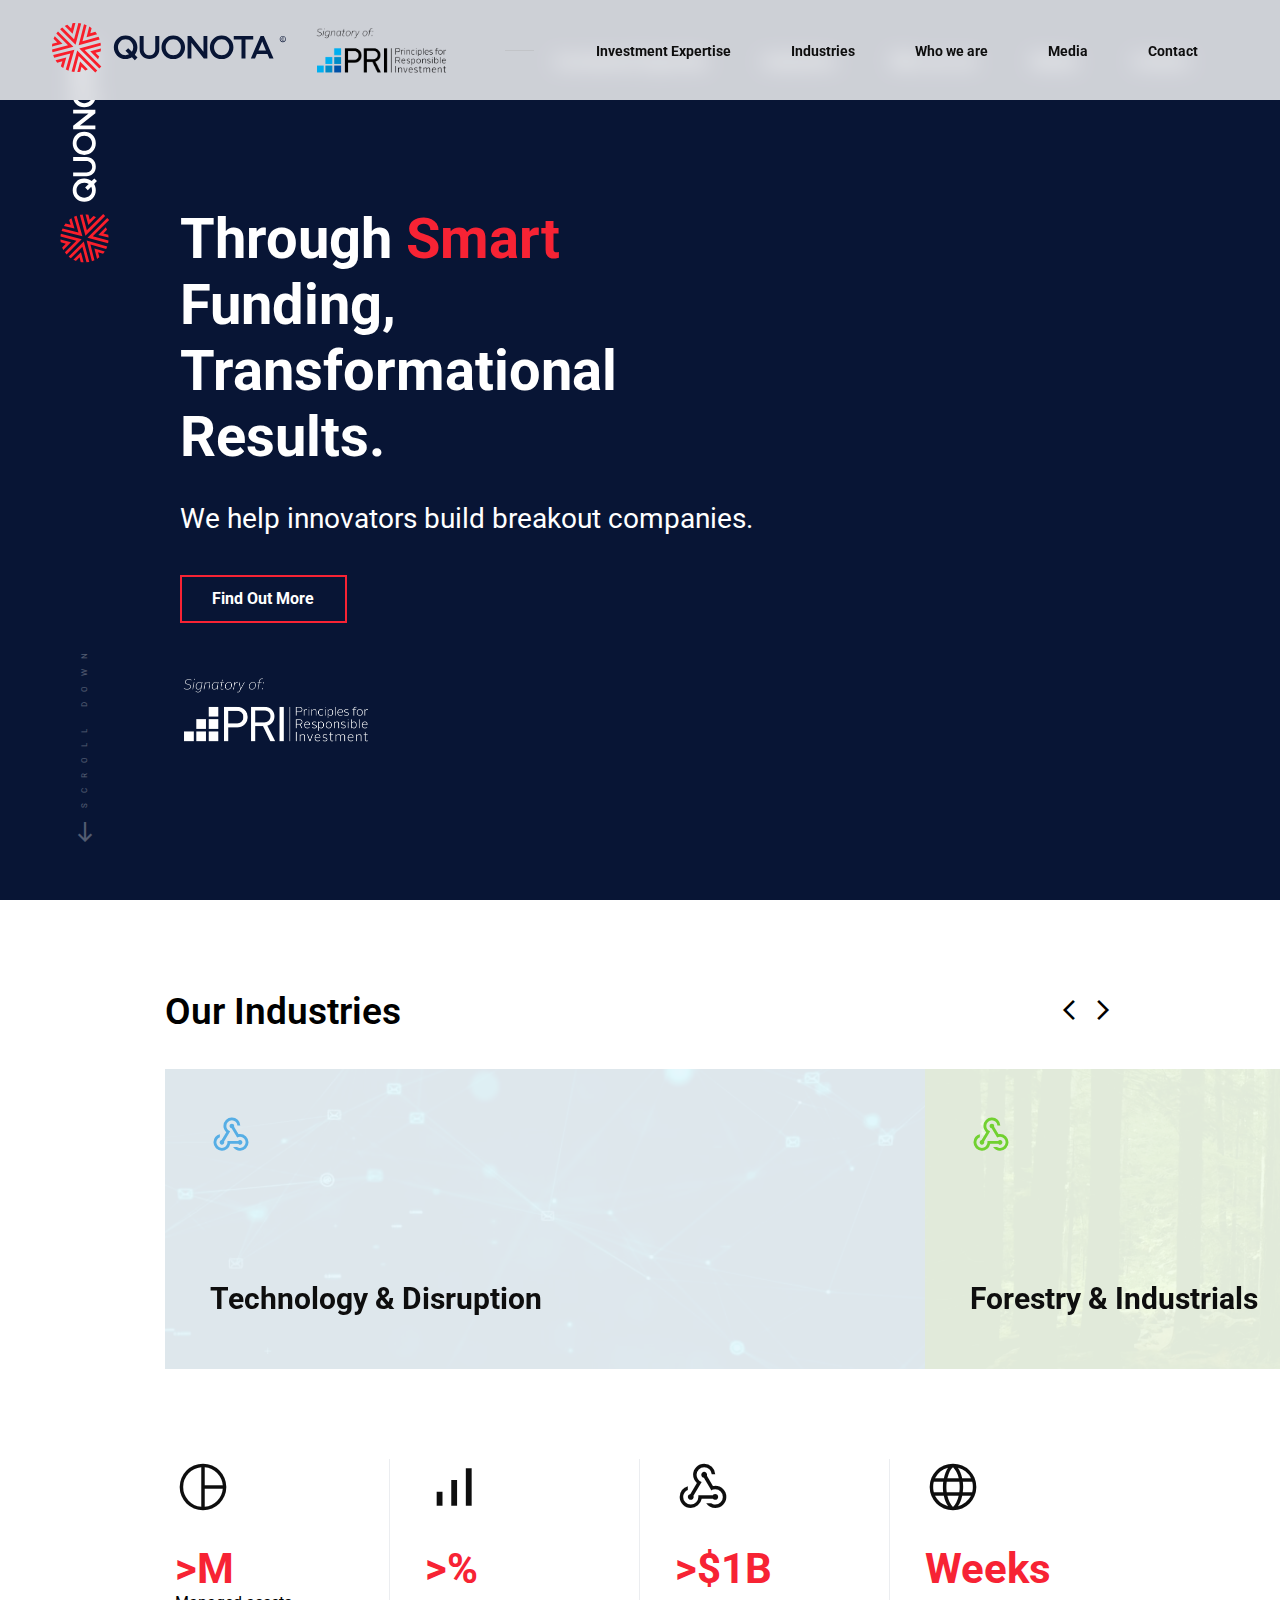
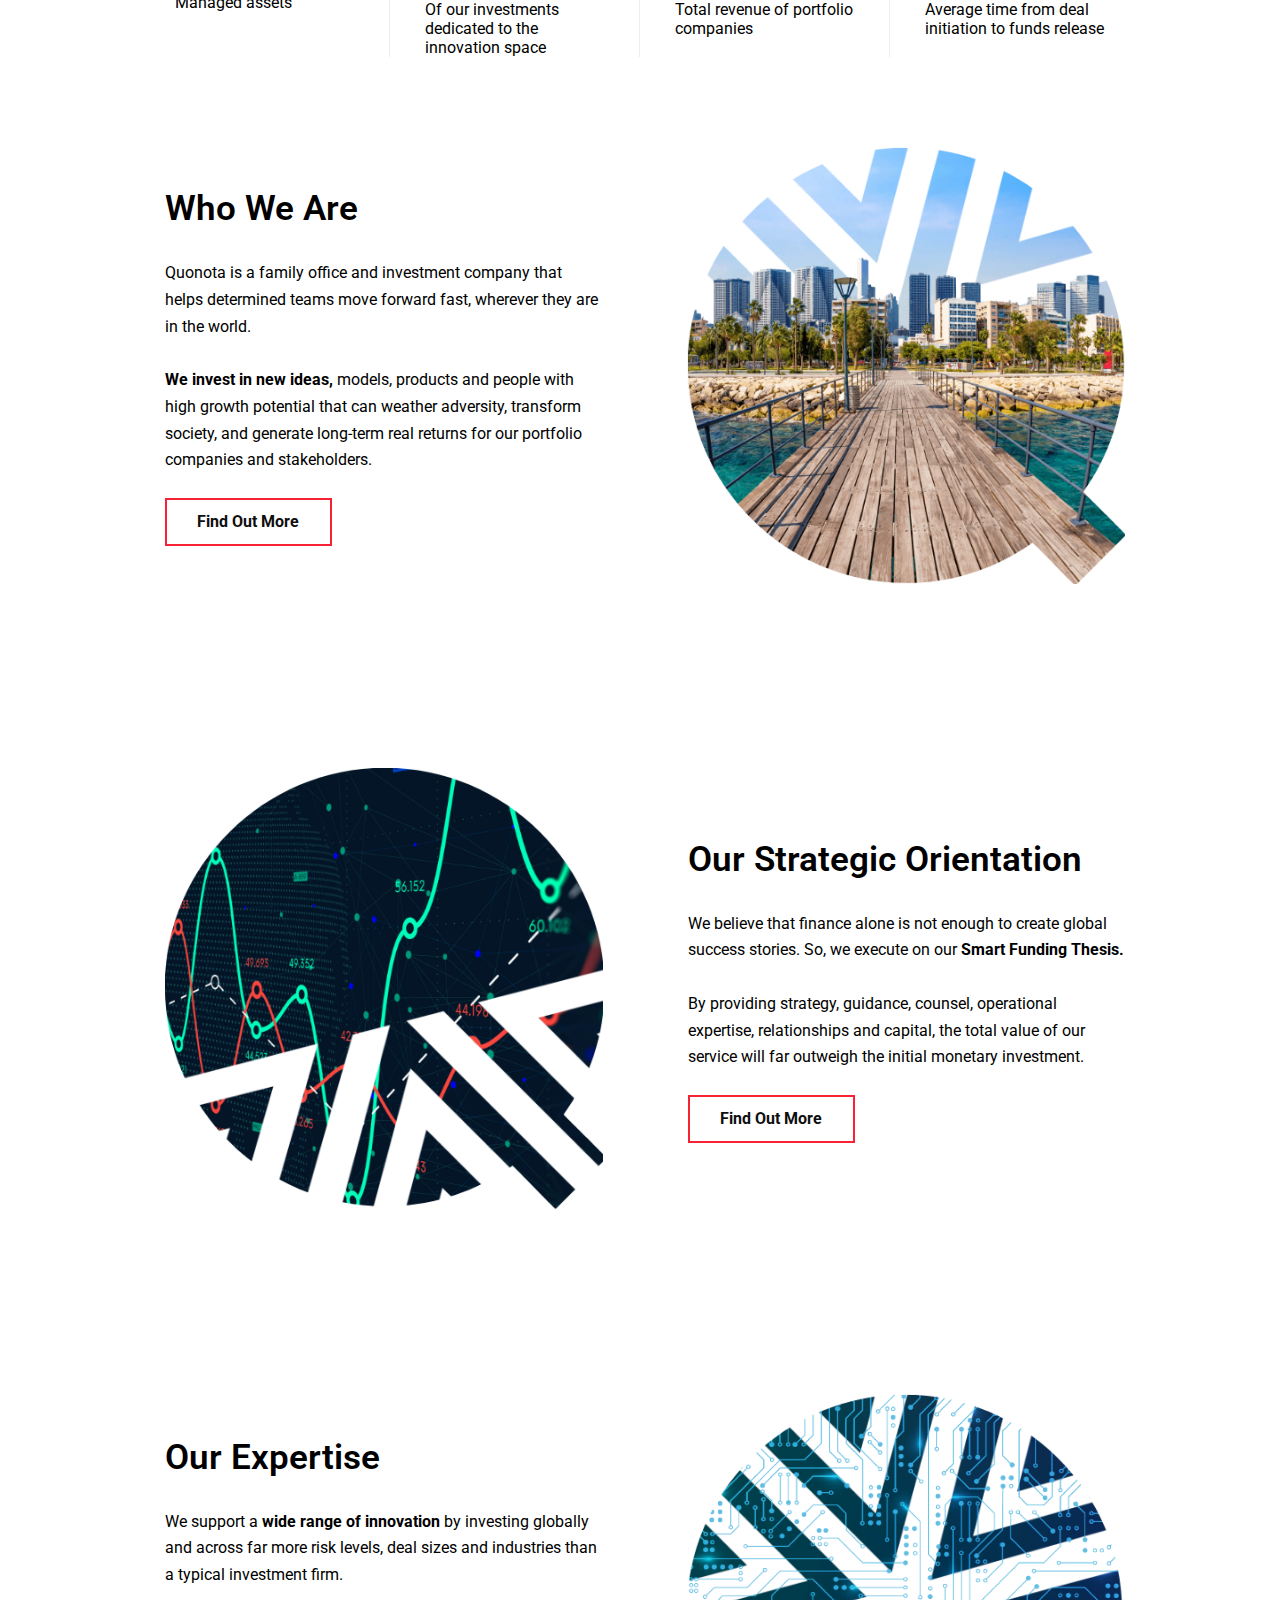
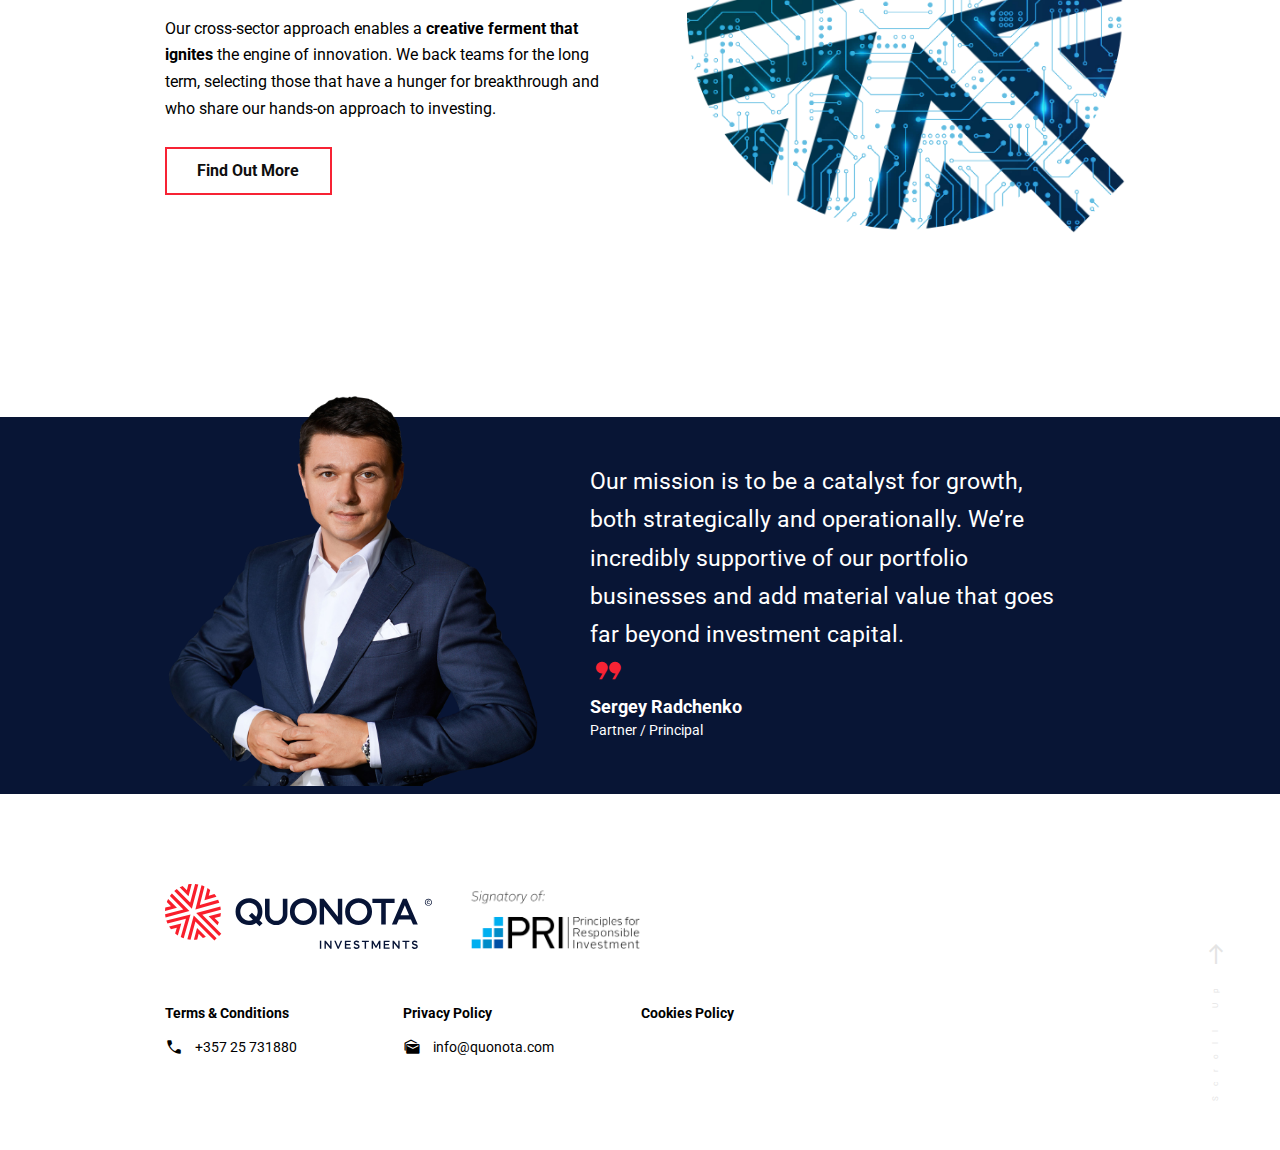
<file: index.html>
<!DOCTYPE html>
<html lang="en">
<head>
  <meta charset="UTF-8" />
  <meta http-equiv="X-UA-Compatible" content="IE=edge" />
  <meta name="viewport" content="width=device-width, initial-scale=1.0" />
  <link rel="stylesheet" href="css/style.css" />
  <link rel="preconnect" href="https://fonts.googleapis.com" />
  <link rel="preconnect" href="https://fonts.gstatic.com" crossorigin />
  <link href="https://fonts.googleapis.com/css2?family=Roboto:wght@400;500;700&display=swap" rel="stylesheet" />
  <link rel="stylesheet"
    href="https://fonts.googleapis.com/css2?family=Material+Symbols+Outlined:opsz,wght,FILL,GRAD@20..48,100..700,0..1,-50..200" />
  <link rel="stylesheet" href="https://cdn.jsdelivr.net/npm/swiper@8/swiper-bundle.min.css" />
  <script src="https://code.jquery.com/jquery-3.6.3.min.js"
    integrity="sha256-pvPw+upLPUjgMXY0G+8O0xUf+/Im1MZjXxxgOcBQBXU=" crossorigin="anonymous"></script>
  <title>Quonota Clone</title>
</head>

<body>
  <div id="wrap">
    <!-- Top Navigation -->
    <header class="top">
      <div class="top__logo">
        <a href="#">
          <img src="assets/logo-light.svg" class="top__img" alt="nav-logo"/>
        </a>
      </div>
      <div class="top__divider"></div>
      <nav class="top-nav">
        <ul class="top-nav__list">
          <li class="top-nav__item">
            <a href="#" class="top-nav__link">Investment Expertise</a>
          </li>
          <li class="top-nav__item">
            <a href="#" class="top-nav__link">Industries</a>
          </li>
          <li class="top-nav__item">
            <a href="#" class="top-nav__link">Who we are</a>
          </li>
          <li class="top-nav__item">
            <a href="#" class="top-nav__link">Media</a>
          </li>
          <li class="top-nav__item">
            <a href="#" class="top-nav__link">Contact</a>
          </li>
        </ul>
      </nav>
      <div class="toggle">
        <button id="toggle__menu" class="toggle__menu open">
          <span></span>
          <span></span>
          <span></span>
        </button>
      </div>
    </header>

    <!-- Sticky Scroll Navigation -->
    <header class="sticky">
      <div class="sticky__logo">
        <a href="#" class="sticky__link">
          <img src="./assets/logo-dark.svg" class="sticky__img" alt="logo"/>
        </a>
        <a href="#" class="sticky__link">
          <img src="./assets/pri-logo.png" class="sticky__img" alt="pri-logo"/>
        </a>
      </div>
      <div class="sticky__divider"></div>
      <div class="toggle">
        <button id="toggle__menu" class="toggle__menu open">
          <span></span>
          <span></span>
          <span></span>
        </button>
      </div>
      <nav class="sticky-nav">
        <ul class="sticky-nav__list">
          <li class="sticky-nav__item">
            <a href="#" class="sticky-nav__link">Investment Expertise</a>
          </li>
          <li class="sticky-nav__item">
            <a href="#" class="sticky-nav__link">Industries</a>
          </li>
          <li class="sticky-nav__item">
            <a href="#" class="sticky-nav__link">Who we are</a>
          </li>
          <li class="sticky-nav__item">
            <a href="#" class="sticky-nav__link">Media</a>
          </li>
          <li class="sticky-nav__item">
            <a href="#" class="sticky-nav__link">Contact</a>
          </li>
        </ul>
      </nav>
    </header>

    <!-- Mobile Size Menu -->
    <nav class="mobile">
      <ul class="mobile__list">
        <li class="mobile__item">
          <a href="#" class="mobile__link">Investment Expertise</a>
        </li>
        <li class="mobile__item">
          <a href="#" class="mobile__link">Industries</a>
        </li>
        <li class="mobile__item">
          <a href="#" class="mobile__link">Who we are</a>
        </li>
        <li class="mobile__item">
          <a href="#" class="mobile__link">Media</a>
        </li>
        <li class="mobile__item">
          <a href="#" class="mobile__link">Contact</a>
        </li>
      </ul>
    </nav>

    <!-- Left Side Bar -->
    <header class="side">
      <div class="side__logo">
        <img src="./assets/logo-light.svg" class="side__img" alt="side-logo"/>
      </div>
      <div class="side__scroll">
        <a href="#target" class="side__link">
          <span class="material-symbols-outlined side__icon"> south </span>
          SCROLL DOWN
        </a>
      </div>
    </header>

    <main id="main">
      <!-- Home Section -->
      <section class="home">
        <div class="home__content">
          <div class="home__desc">
            <h1 class="home__title">
              Through
              <span style="color: #f72334">Smart</span>
              Funding,<br />Transformational Results.
            </h1>
            <p class="home__text">
              We help innovators build breakout companies.
            </p>
            <div class="btn">
              <a class="btn__link" href="#">Find Out More</a>
            </div>
            <div class="home__logo">
              <a href="#">
                <img class="home__img" src="./assets/pri-logo-2.png" alt="home-logo" />
              </a>
            </div>
          </div>
        </div>
      </section>

      <!-- Slide Section -->
      <section id="target" class="slide">
        <div class="slide__container">
          <div class="slide__content">
            <div class="slide__header">
              <h2 class="slide__title">Our Industries</h2>
              <div class="slider__arrow">
                <span class="material-symbols-outlined slider__arrow--prev">
                  arrow_back_ios
                </span>
                <span class="material-symbols-outlined slider__arrow--next">
                  arrow_forward_ios
                </span>
              </div>
            </div>
            <!-- Swiper -->
            <div class="swiper-container">
              <div class="swiper-wrapper">
                <div class="swiper-slide">
                  <div class="swiper__card swiper__card--blue">
                    <div class="swiper__box">
                      <div class="swiper__bg">
                        <div class="swiper__img" style="background-image:url('/assets/slide1.jpg');"></div>
                      </div>
                    </div>
                    <span class="material-symbols-outlined swiper__icon">
                      webhook
                    </span>
                    <div class="swiper__title">
                      <h3>Technology & Disruption</h3>
                    </div>
                  </div>
                </div>
                <div class="swiper-slide">
                  <div class="swiper__card swiper__card--green">
                    <div class="swiper__box">
                      <div class="swiper__bg">
                        <div class="swiper__img" style="background-image:url('/assets/slide2.jpg');"></div>
                      </div>
                    </div>
                    <span class="material-symbols-outlined swiper__icon swiper__icon--green">
                      webhook
                    </span>
                    <div class="swiper__title">
                      <h3>Forestry & Industrials</h3>
                    </div>
                  </div>
                </div>
                <div class="swiper-slide">
                  <div class="swiper__card swiper__card--purple">
                    <div class="swiper__box">
                      <div class="swiper__bg">
                        <div class="swiper__img" style="background-image:url('/assets/slide3.jpg');"></div>
                      </div>
                    </div>
                    <span class="material-symbols-outlined swiper__icon swiper__icon--purple">
                      currency_bitcoin
                    </span>
                    <div class="swiper__title">
                      <h3>Web3.0 & Blockchain</h3>
                    </div>
                  </div>
                </div>
                <div class="swiper-slide">
                  <div class="swiper__card swiper__card--green">
                    <div class="swiper__box">
                      <div class="swiper__bg">
                        <div class="swiper__img" style="background-image:url('/assets/slide4.jpg');"></div>
                      </div>
                    </div>
                    <span class="material-symbols-outlined swiper__icon swiper__icon--green">
                      deceased
                    </span>
                    <div class="swiper__title">
                      <h3>Agriculture</h3>
                    </div>
                  </div>
                </div>
                <div class="swiper-slide">
                  <div class="swiper__card swiper__card--green">
                    <div class="swiper__box">
                      <div class="swiper__bg">
                        <div class="swiper__img" style="background-image:url('/assets/slide5.jpg');"></div>
                      </div>
                    </div>
                    <span class="material-symbols-outlined swiper__icon swiper__icon--green">
                      workspaces
                    </span>
                    <div class="swiper__title">
                      <h3>Space & SpaceTech</h3>
                    </div>
                  </div>
                </div>
                <div class="swiper-slide">
                  <div class="swiper__card swiper__card--blue">
                    <div class="swiper__box">
                      <div class="swiper__bg">
                        <div class="swiper__img" style="background-image:url('/assets/slide6.jpg');"></div>
                      </div>
                    </div>
                    <span class="material-symbols-outlined swiper__icon swiper__icon--blue">
                      account_balance
                    </span>
                    <div class="swiper__title">
                      <h3>BioTech & Wellness</h3>
                    </div>
                  </div>
                </div>
                <div class="swiper-slide">
                  <div class="swiper__card swiper__card--brown">
                    <div class="swiper__box">
                      <div class="swiper__bg">
                        <div class="swiper__img" style="background-image:url('/assets/slide7.jpg');"></div>
                      </div>
                    </div>
                    <span class="material-symbols-outlined swiper__icon swiper__icon--brown">
                      file_present
                    </span>
                    <div class="swiper__title">
                      <h3>Asset Management & Funds</h3>
                    </div>
                  </div>
                </div>
                <div class="swiper-slide">
                  <div class="swiper__card swiper__card--blue">
                    <div class="swiper__box">
                      <div class="swiper__bg">
                        <div class="swiper__img" style="background-image:url('/assets/slide8.jpg');"></div>
                      </div>
                    </div>
                    <span class="material-symbols-outlined swiper__icon swiper__icon--blue">
                      settings
                    </span>
                    <div class="swiper__title">
                      <h3>Franchise Operations</h3>
                    </div>
                  </div>
                </div>
              </div>
            </div>
          </div>
      </section>

      <!-- Statistic Section -->
      <section class="stat">
        <div class="stat__container stat__container--pd">
          <div class="stat__content">
            <div class="card">
              <div class="card__content">
                <div class="card__box">
                  <span class="material-symbols-outlined card__icon">
                    pie_chart
                  </span>
                </div>
                <div class="card__desc">
                  <div class="card__value">
                    ><span class="first-num"></span>M
                  </div>
                  <div class="stat-card__text">Managed assets</div>
                </div>
              </div>
            </div>
            <div class="card">
              <div class="card__content">
                <div class="card__box">
                  <span class="material-symbols-outlined card__icon">
                    signal_cellular_alt
                  </span>
                </div>
                <div class="card__desc">
                  <div class="card__value">
                    ><span class="second-num"></span>%
                  </div>
                  <div class="card__text">
                    Of our investments dedicated to the innovation space
                  </div>
                </div>
              </div>
            </div>
            <div class="card">
              <div class="card__content">
                <div class="card__box">
                  <span class="material-symbols-outlined card__icon">
                    webhook
                  </span>
                </div>
                <div class="card__desc">
                  <div class="card__value">>$1B</div>
                  <div class="card__text">
                    Total revenue of portfolio companies
                  </div>
                </div>
              </div>
            </div>
            <div class="card">
              <div class="card__content">
                <div class="card__box">
                  <span class="material-symbols-outlined card__icon">
                    language
                  </span>
                </div>
                <div class="card__desc">
                  <div class="card__value">
                    <span class="last-num"></span> Weeks
                  </div>
                  <div class="card__text">
                    Average time from deal initiation to funds release
                  </div>
                </div>
              </div>
            </div>
          </div>
        </div>
      </section>

      <!-- Who We Are Section -->
      <section class="left">
        <div class="left__container">
          <div class="left__content">
            <div class="left__desc">
              <h2 class="left__title">Who We Are</h2>
              <p class="left__text">
                Quonota is a family office and investment company that helps
                determined teams move forward fast, wherever they are in the
                world. <br/><br/>
                <strong>We invest in new ideas,</strong> models, products and
                people with high growth potential that can weather adversity,
                transform society, and generate long-term real returns for our
                portfolio companies and stakeholders.
              </p>
              <div class="btn">
                <a class="btn__link btn__link--black" href="#">Find Out More</a>
              </div>
            </div>
            <div class="left__box">
              <img class="left__img" src="./assets/section-3.png" alt="left-side-img"/>
            </div>
          </div>
        </div>
      </section>

      <!-- Our Strategic Orientation Section -->
      <section class="right">
        <div class="right__container">
          <div class="right__content right__content--reversed">
            <div class="right__box">
              <img class="right__img" src="./assets/section-4.png" alt="right-side-img"/>
            </div>
            <div class="right__desc">
              <h2 class="right__title">Our Strategic Orientation</h2>
              <p class="right__text">
                We believe that finance alone is not enough to create global
                success stories. So, we execute on our
                <strong>Smart Funding Thesis.</strong> <br/>
                <br/>
                By providing strategy, guidance, counsel, operational
                expertise, relationships and capital, the total value of our
                service will far outweigh the initial monetary investment.
              </p>
              <div class="btn">
                <a class="btn__link btn__link--black" href="#">Find Out More</a>
              </div>
            </div>
          </div>
        </div>
      </section>

      <!-- Our Expertise Section -->
      <section class="left">
        <div class="left__container">
          <div class="left__content">
            <div class="left__desc">
              <h2 class="left__title">Our Expertise</h2>
              <p class="left__text">
                We support a <strong>wide range of innovation</strong> by
                investing globally and across far more risk levels, deal sizes
                and industries than a typical investment firm.<br />
                <br />
                Our cross-sector approach enables a
                <strong>creative ferment that ignites</strong> the engine of
                innovation. We back teams for the long term, selecting those
                that have a hunger for breakthrough and who share our hands-on
                approach to investing.
              </p>
              <div class="btn">
                <a class="btn__link btn__link--black" href="#">Find Out More</a>
              </div>
            </div>
            <div class="left__box">
              <img class="left__img" src="./assets/section-5.png" alt="left-side-img"/>
            </div>
          </div>
        </div>
      </section>

      <!-- Quote Section -->
      <section class="quote">
        <div class="quote__container">
          <div class="quote__box">
            <img class="quote__img" src="./assets/quote.png" alt="quote-man" />
          </div>
          <div class="quote__content">
            <blockquote>
              <p class="quote__desc">
                Our mission is to be a catalyst for growth, both strategically
                and operationally. We’re incredibly supportive of our
                portfolio businesses and add material value that goes far
                beyond investment capital.
              </p>
              <footer class="quote__footer">
                <span class="material-symbols-outlined quote-icon">
                  format_quote
                </span>
                <strong class="quote__footer--strong">Sergey Radchenko</strong>
                <span class="quote__footer--span">Partner / Principal</span>
              </footer>
            </blockquote>
          </div>
        </div>
      </section>

      <!-- Footer Section -->
      <footer class="footer">
        <div class="footer__section">
          <div class="footer__container">
            <div class="footer__content">
              <div class="footer__logo">
                <a>
                  <img class="footer__img" src="./assets/logo-dark-full.svg" alt="logo" />
                </a>
                <a>
                  <img class="footer__img footer__img-pri" src="./assets/pri-logo.png" alt="pri-logo" />
                </a>
              </div>
              <nav class="footer-nav">
                <ul class="footer-nav__list">
                  <li class="footer-nav__item">Terms & Conditions</li>
                  <li class="footer-nav__item">Privacy Policy</li>
                  <li class="footer-nav__item">Cookies Policy</li>
                </ul>
              </nav>
              <div class="footer-contact">
                <div class="footer-contact__item">
                  <div class="footer-contact__icon">
                    <span class="material-symbols-outlined footer-contact__icon--phone">
                      call
                    </span>
                    <span>+357 25 731880</span>
                  </div>
                </div>
                <div class="footer-contact__item">
                  <div class="footer-contact__icon">
                    <span class="material-symbols-outlined footer-contact__icon--email">
                      mark_as_unread
                    </span>
                    <span>info@quonota.com</span>
                  </div>
                </div>
                <div class="footer-contact__item">
                  <div class="footer-contact__icon">
                    <i class="fab fa-linkedin-in"></i>
                  </div>
                </div>
              </div>
            </div>
          </div>
          <div class="footer-scroll">
            <a href="#main" class="footer-scroll__link">Scroll Up
              <span class="material-symbols-outlined footer-scroll__text">
                north
              </span></a>
          </div>
        </div>
      </footer>
    </main>
  </div>

  <!-- Script -->
  <script type="text/javascript" src="script.js"></script>
  <script src="https://cdn.jsdelivr.net/npm/swiper@8/swiper-bundle.min.js"></script>
</body>
</html>
</file>
<file: css/style.css>
* {
  margin: 0;
  padding: 0;
  box-sizing: border-box;
  font-family: "Roboto", sans-serif;
  text-decoration: none;
  list-style: none;
}
#wrap {
  width: 100%;
  overflow-x: hidden;
}

.slide,
.left,
.right,
.footer__section {
  padding: 90px 0;
}

.slide__container,
.stat__container,
.left__container,
.right__container,
.quote__container,
.footer__container {
  margin: 0 auto;
  padding: 0 25px;
}

/* Button */
.btn {
  font-size: 16px;
  font-weight: 700;
  border: 2px solid #f72334;
  padding: 12px 25px 12px 30px;
  max-width: 167px;
  height: 48px;
}
.btn__link {
  color: #fff;
  text-decoration: none;
}
.btn__link--black {
  color: #0e0e0e;
}
.btn:hover {
  cursor: pointer;
}

/* Header Top */
.top {
  position: absolute;
  color: #fff;
  background-color: #081535;
  padding: 52px 0;
  display: flex;
  align-items: center;
  overflow: hidden;
  z-index: 100;
}
.top__divider {
  flex: auto;
  border: none;
  height: 1px;
  background-color: #a9a9a9;
  opacity: 0.1;
}
.top-nav {
  margin-left: 32px;
  font-weight: 600;
}
.top-nav__list {
  display: flex;
  margin-bottom: 0 !important;
}
.top-nav__item {
  margin-right: 24px;
}
.top-nav__link {
  color: #fff;
  padding: 16px;
  text-decoration: none;
}

/* Left Side Bar */
.side {
  display: flex;
  flex-direction: column;
  align-items: center;
  justify-content: center;
  position: absolute;
  background-color: #081535;
  z-index: 1;
  height: 100vh;
  width: 170px;
  left: 0;
  top: 0;
  padding: 52px 0;
}
.side__scroll {
  flex-direction: column;
}
.side__logo {
  display: flex;
  flex-grow: 1;
  transform: rotate(-90deg) translateX(200px);
}
.side__img {
  width: 230px;
}
.side__link {
  color: #ffffff;
  writing-mode: vertical-lr;
  transform: rotate(180deg);
  letter-spacing: 10px;
  font-size: 8px;
  opacity: 0.3;
  text-decoration-line: none;
}
.side__icon {
  font-size: 15px;
  transform: rotate(90deg);
}

/* Sticky Scroll Header */
.sticky {
  position: fixed;
  width: 100%;
  top: 0;
  right: 0;
  left: 0;
  z-index: 1000;
  display: flex;
  align-items: center;
  justify-content: space-between;
  height: 100px;
  background-color: hsla(0, 0%, 100%, 0.8);
  padding: 28px 52px;
  backdrop-filter: blur(10px);
}
.sticky__divider {
  flex: auto;
  border: none;
  height: 1px;
  background-color: #a9a9a9;
  opacity: 0.3;
  margin: 0 32px;
}
.sticky__logo {
  display: inline-block;
  align-items: center;
}
.sticky__link {
  margin-right: 24px;
}
.sticky__img {
  height: 50px;
}
.sticky-nav__list {
  display: flex;
  margin-bottom: 0 !important;
}
.sticky-nav__link {
  color: #0e0e0e;
  font-weight: 700;
  cursor: pointer;
  font-size: 14px;
  padding: 5px 0;
  margin: 0px 30px;
  text-decoration: none;
}

/* Home Section */
.home {
  background-color: #081535;
  min-height: 100vh;
  display: flex;
  align-items: center;
  position: relative;
  overflow: hidden;
  padding: 142px 0 90px 0;
}
.home__content {
  margin: 0 200px 0 180px;
}
.home__title {
  color: #fff;
  font-size: 72px;
  margin-bottom: 32px;
}
.home__text {
  color: #fff;
  font-size: 28px;
  margin-bottom: 40px;
}
.home__logo {
  margin-top: 48px;
}
.home__img {
  max-width: 192px;
  height: auto;
}

/* Images Slide Section */
.slide__header {
  display: flex;
  justify-content: space-between;
  align-items: center;
  margin-bottom: 36px;
}
.slide__title {
  font-size: 36.8px;
  font-weight: 600;
}
.swiper .swiper-container {
  overflow: visible;
}
.swiper-slide {
  width: 510px !important;
}
.swiper__card {
  position: relative;
  height: 300px;
  display: flex;
  flex-direction: column;
  padding: 48px;
  overflow: hidden;
  color: #0e0e0e;
}
.swiper__card--blue {
  background-color: rgba(86, 174, 229, 0.1);
}
.swiper__card--green {
  background-color: rgba(113, 209, 48, 0.1);
}
.swiper__card--purple {
  background-color: rgba(134, 86, 182, 0.1);
}
.swiper__card--brown {
  background-color: rgba(184, 156, 113, 0.1);
}
.swiper__box {
  position: absolute;
  content: " ";
  bottom: 0;
  left: 0;
  right: 0;
  top: 0;
  z-index: -1;
  opacity: 0.07;
}
.swiper__img {
  background-position: 50%;
  background-repeat: no-repeat;
  background-size: cover;
  height: 100%;
  left: 0;
  position: absolute;
  top: 0;
  width: 100%;
  z-index: 0;
}
.swiper__icon {
  color: #56aee5;
  font-size: 42px !important;
}
.swiper__icon--green {
  color: #71d130;
}
.swiper__icon--purple {
  color: #8656b6;
}
.swiper__icon--brown {
  color: #b89c71;
}
.swiper__title {
  margin-top: 115px;
  color: #0e0e0e;
  font-size: 28px;
}

/* Statistic Section */
.stat__content {
  display: flex;
}
.card {
  flex-grow: 1;
  flex-basis: 292px;
  padding-left: 35px;
  padding-right: 35px;
}
.card__box {
  margin-bottom: 25px;
}
.card__box .card__icon {
  font-size: 56px;
  color: #0e0e0e;
}
.card__value {
  font-size: 41.6px;
  font-weight: 700;
  color: #f72334;
}
.card__text {
  font-size: 16.8px;
  padding-top: 6.6px;
}

/* Who We Are Section */
.left__content {
  display: flex;
  align-items: center;
}
.left__desc {
  padding-right: 99px;
}
.left__title {
  font-size: 34.5px;
  margin-bottom: 32px;
  font-weight: 600;
}
.left__text {
  width: 506px;
  font-size: 17px;
  line-height: 1.7;
  margin-bottom: 24px;
}

/* Our Strategic Orientation Section */
.right__content {
  display: flex;
  align-items: center;
}
.right__desc {
  padding-left: 99px;
}
.right__title {
  font-size: 34.5px;
  margin-bottom: 32px;
  font-weight: 600;
}
.right__text {
  font-size: 17px;
  line-height: 1.7;
  width: 506px;
  margin-bottom: 24px;
}

/* Quote Section */
.quote {
  margin-top: 90px;
  background-color: #081535;
  padding: 0;
}
.quote__container {
  display: flex;
  align-items: center;
}
.quote__img {
  width: 440px;
  display: block;
  height: 471.27px;
  margin-top: -30px;
}
.quote__content {
  padding: 65px;
  color: #ffffff;
}
.quote__desc {
  font-size: 24px;
  line-height: 1.7;
  margin-bottom: 0 !important;
  width: 530px;
}
.quote__footer {
  line-height: 1.4;
}
.quote__footer--strong {
  font-size: 17.6px;
  display: block;
}
.quote__footer--span {
  font-size: 14.4px;
}
.quote-icon {
  font-size: 35px !important;
  color: #f72334;
  font-variation-settings: "FILL" 1, "opsz" 48;
}

/* Footer */
.footer__img {
  margin-right: 32px;
}
.footer__img-pri {
  height: 65px;
}
.footer-nav {
  margin-top: 38.4px;
  display: inline-block !important;
}
.footer-nav__list {
  display: flex;
  flex-wrap: wrap;
  font-weight: 700;
  font-size: 14.4px;
  margin: 0;
  padding: 0;
}
.footer-nav__item {
  padding: 16px 0;
}
.footer-contact {
  display: flex;
}
.footer-contact__icon {
  display: inline-flex;
  align-items: center;
  font-size: 14.4px;
}
.footer-contact__icon--phone,
.footer-contact__icon--email {
  font-size: 18px !important;
  margin-right: 12px;
  font-variation-settings: "FILL" 1, "opsz" 48;
}
.footer-scroll {
  position: absolute;
  right: 3.25rem;
  margin-top: -150px;
  height: 200px;
  font-size: 8px;
}
.footer-scroll__text {
  font-size: 15px;
  transform: rotate(90deg);
}
.footer-scroll__link {
  text-decoration: none;
  color: #a9a9a9;
  padding-bottom: 32px;
  writing-mode: vertical-lr;
  transform: rotate(180deg);
  letter-spacing: 10px;
  font-size: 8px;
  opacity: 0.3;
  text-decoration-line: none;
}
.footer-scroll__link:hover {
  text-decoration: none;
  color: #a9a9a9;
}

/* Media Query */
@media (max-width: 1799px) {
  .home__title {
    font-size: 56px;
  }
}
@media (max-width: 1199px) {
  .top {
    height: 100px;
    left: 0;
    right: 0;
    padding: 0 32px;
  }
  .top__logo {
    margin-right: 16px;
  }
  .top__img {
    max-height: 48px;
  }
  .top-nav {
    display: none;
  }
  .side {
    display: none !important;
  }
  .toggle {
    margin-left: 16px;
  }
  .toggle__menu {
    width: 42px;
    height: 26px;
    padding: 0;
    border: 0;
    background-color: transparent;
    position: relative;
    cursor: pointer;
  }
  .toggle__menu > span {
    display: block;
    height: 2px;
    background-color: #fff;
    margin: 11px 0;
    border-radius: 50px;
    transition: 0.25s ease-in-out;
  }
  .toggle__menu.close span:nth-child(1) {
    transform: translateY(16px) rotate(45deg);
  }
  .toggle__menu.close span:nth-child(2) {
    opacity: 0;
  }
  .toggle__menu.close span:nth-child(3) {
    transform: translateY(-10px) rotate(-45deg);
  }
  .sticky-nav {
    display: none;
  }
  .mobile {
    visibility: hidden;
  }
  .mobile {
    position: fixed;
    z-index: 99;
    top: 70px;
    left: 0;
    width: 100%;
    height: 100vh;
    background-color: #081535;
    text-decoration: none;
    transition: transform 0.75s ease;
    display: flex;
    flex-direction: column;
    padding: 240px 0 0 200px;
    overflow: hidden;
  }
  .mobile__item {
    font-size: 59px;
    font-weight: 700;
    line-height: 2;
    letter-spacing: 2px;
  }
  .mobile__link {
    color: #fff;
    text-decoration: none;
  }
  .home__content {
    margin: 0;
    padding-left: 25px;
  }
  .home__title {
    font-size: 43px;
  }
  .home__text {
    font-size: 22px;
  }
}
@media (min-width: 1200px) {
  .top {
    right: 3.25rem;
    left: 170px;
  }
  .navbar {
    margin-left: 2rem;
  }
  .top__logo {
    display: none;
  }
  .mobile {
    display: none;
  }
  .toggle {
    display: none;
  }
  .stat__content > :not(:last-child) {
    border-right: 1px solid rgba(62, 75, 109, 0.1);
  }
}
@media (max-width: 991px) {
  .section,
  .slide,
  .left,
  .right,
  .footer__section {
    padding: 70px 0;
  }
  .card__content {
    padding-bottom: 30px;
    border-bottom: 1px solid rgba(62, 75, 109, 0.1);
  }
  .right__content--reversed {
    display: flex;
    flex-direction: column-reverse;
    align-items: flex-start;
  }
  .left__content {
    display: flex;
    flex-direction: column;
    align-items: flex-start;
  }
  .left__text {
    font-size: 15.75px;
    margin-bottom: 22.5px;
  }
  .left__box,
  .right__box {
    padding-top: 70px;
  }
  .right__desc {
    padding-left: 0;
  }
  .footer__img {
    height: 55px !important;
  }
  .footer-nav {
    margin-top: 36px;
  }
  .slider__arrow {
    display: none;
  }
  .swiper__card {
    height: 250px;
    padding: 45px;
  }
  .swiper__title {
    font-size: 24px;
  }
}
@media (max-width: 767px) {
  .mobile {
    padding: 65% 0 0;
  }
  .top {
    padding: 0 25px;
    height: 90px;
  }
  .top__img {
    height: 40px;
  }
  .home__desc {
    width: 300px;
  }
  .home__title {
    font-size: 37px;
  }
  .home__text {
    font-size: 19.5px;
    width: 300px;
  }
  .home__logo {
    margin-top: 16px;
  }
  .mobile__item {
    font-size: 30px;
  }
  .sticky {
    padding: 0;
    height: 90px;
  }
  .sticky__logo {
    display: flex;
    align-items: end;
    padding-left: 25px;
  }
  .sticky__link {
    margin-right: 0;
  }
  .sticky__img {
    margin-right: 10px;
    height: auto;
  }
  .sticky__divider {
    display: none;
  }
  .sticky .toggle {
    padding-right: 25px;
  }
  .left__title {
    margin-bottom: 22.5px;
  }
  .quote__container {
    flex-direction: column;
  }
}
@media (max-width: 575px) {
  .mobile__item {
    font-size: 30px;
    margin-bottom: 30px;
    padding: 0 25px;
    line-height: 1.3;
  }
  .stat__content {
    display: flex;
    flex-direction: column;
  }
  .card {
    flex-basis: 0;
  }
  .card__content {
    display: flex;
    align-items: center;
    margin-bottom: 30px;
  }
  .card__box {
    margin-right: 24px;
    margin-bottom: 0;
  }
  .card__icon {
    font-size: 40px;
    display: block;
  }
  .card__value {
    font-size: 30px;
  }
  .card__text {
    font-size: 15.75px;
    padding-top: 0;
  }
  .card {
    padding-left: 10px;
    padding-right: 10px;
  }
  .footer-nav__list {
    font-size: 12px;
  }
  .quote__content {
    padding: 35px;
  }
}
@media (max-width: 374px) {
  .home__text {
    width: 270px;
  }
  .left__text,
  .right__text {
    width: 270px;
    font-size: 15.75px;
  }
  .left__img,
  .right__img {
    width: 270px;
    height: 270px;
  }
  .quote {
    margin-top: 28px;
    padding-bottom: 50px;
  }
  .quote__img {
    width: 270px;
    height: 289px;
  }
  .quote__desc {
    width: 200px;
    font-size: 22.5px;
  }
  .footer-nav__item:first-child {
    padding-right: 21px;
    border-bottom: 1px solid rgba(62, 75, 109, 0.1);
  }
  .footer-nav__item:nth-child(2) {
    padding-right: 61px;
  }
  .footer-contact__item {
    flex-basis: 187px;
  }
  .footer-contact {
    flex-wrap: wrap;
  }
  .footer-contact__item {
    flex-basis: 162px;
  }
  .footer-contact__item {
    margin-bottom: 16px;
  }
  .footer-contact__icon {
    font-size: 13.5px;
  }
  .footer-contact__icon--phone,
  .footer-contact__icon--email {
    font-size: 16px;
  }
  .footer-scroll {
    display: none;
  }
  .mobile {
    padding: 105% 0 0;
  }
  .sticky__img {
    width: 90px;
  }
  .swiper-slide {
    width: 216px !important;
  }
  .swiper__card {
    padding: 45px;
  }
  .swiper__title {
    margin-top: 20px;
  }
}
@media (max-width: 1200px) {
  .slide__title {
    font-size: 34.5px;
  }
}
@media (min-width: 1799px) {
  .slide__container,
  .stat__container,
  .left__container,
  .right__container,
  .quote__container,
  .footer__container {
    max-width: 1530px;
  }
  .home__content {
    margin: 0 200px 0 364px;
  }
  .home__title {
    width: 900px;
    font-size: 78px;
  }
  .left__text {
    font-size: 17.6px;
  }
  .left__title {
    font-size: 48px;
  }
  .left__img,
  .right__img {
    width: 673px;
    height: 673px;
  }
  .left__desc {
    padding-right: 207px;
  }
  .right__desc {
    padding-left: 207px;
  }
  .left__text,
  .right__text {
    width: 672px;
  }
  .quote__img {
    width: 592px;
    height: 634px;
  }
  .quote__desc {
    width: 758px;
  }
  .footer-nav__item {
    width: 320px;
  }
  .footer-contact__item {
    width: 320px;
  }
  .swiper-slide {
    width: 700px !important;
  }
}
@media (min-width: 1439px) and (max-width: 1798px) {
  .slide__container,
  .slide__container,
  .stat__container,
  .left__container,
  .right__container,
  .quote__container,
  .footer__container {
    max-width: 1410px;
  }
}
@media (min-width: 991px) and (max-width: 1438px) {
  .slide__container,
  .stat__container,
  .left__container,
  .right__container,
  .quote__container,
  .footer__container {
    max-width: 1000px;
  }
  .stat__container--pd {
    padding: 0;
  }
  .card__text {
    font-size: 15.75px;
  }
  .left__desc {
    padding-right: 85px;
  }
  .left__text,
  .right__text {
    width: 437px;
    font-size: 15.75px;
  }
  .left__img,
  .right__img {
    width: 438px;
    height: auto;
  }
  .right__desc {
    padding-left: 85px;
  }
  .quote {
    padding: 0 !important;
    height: 376.98px;
  }
  .quote__content {
    padding: 45px;
  }
  .quote__img {
    width: 380px;
    height: 406.98px;
    margin-top: -38px;
  }
  .quote__desc {
    font-size: 22.5px;
    width: 480px;
  }
  .footer-nav {
    margin-top: 36px;
  }
  .swiper-slide {
    width: 760px !important;
  }
  .swiper__card {
    padding: 45px;
  }
  .swiper__title {
    font-size: 26px;
    margin-top: 125px;
  }
}
@media (min-width: 767px) and (max-width: 990px) {
  .slide__container,
  .stat__container,
  .left__container,
  .right__container,
  .quote__container,
  .footer__container {
    max-width: 770px;
  }
  .stat__content {
    display: flex;
    flex-wrap: wrap;
    margin-left: -15px;
    margin-right: -15px;
  }
  .card {
    flex-basis: 50%;
    padding-left: 15px;
    padding-right: 15px;
  }
  .card__content {
    margin-bottom: 32px;
  }
  .card__value {
    font-size: 39px;
  }
  .card__text {
    font-size: 15.75px;
  }
  .left__desc {
    padding-right: 0;
  }
  .left__text {
    width: auto;
    margin-bottom: 22.5px;
  }
  .left__img,
  .right__img {
    width: 461px;
    height: 461px;
  }
  .right__text {
    width: auto;
  }
  .quote__container {
    height: 440px;
  }
  .quote__content {
    padding: 52px;
    height: 440px;
  }
  .quote__desc {
    font-size: 22.5px;
    width: 330px;
  }
  .quote__img {
    width: 287px;
    height: 307px;
    margin-top: 133px;
  }
  .swiper-slide {
    width: 574px !important;
  }
  .swiper__title {
    margin-top: 80px;
  }
}
@media (min-width: 425px) and (max-width: 766px) {
  .sticky__img {
    width: 136px;
  }
  .left__img,
  .right__img {
    width: 384px;
    height: 384px;
  }
  .left__text,
  .right__text {
    width: 375px;
  }
  .right__desc {
    width: 375px;
  }
  .quote {
    margin-top: 28px;
  }
  .quote__img {
    width: 375px;
    height: 401px;
  }
  .quote__desc {
    width: 305px;
    font-size: 22.5px;
  }
  .footer-nav__item:first-child {
    padding-right: 81px;
    border-bottom: 1px solid rgba(62, 75, 109, 0.1);
  }
  .footer-nav__item:nth-child(2) {
    padding-right: 81px;
  }
  .footer-contact {
    flex-wrap: wrap;
  }
  .footer-contact__item {
    flex-basis: 187px;
  }
  .footer-contact__item:first-child {
    margin-bottom: 16px;
  }
  .footer-scroll {
    display: none;
  }
  .swiper-slide {
    width: 300px !important;
  }
  .swiper__title {
    margin-top: 50px;
  }
}
@media (min-width: 375px) and (max-width: 424px) {
  .mobile {
    padding: 95% 0 0;
  }
  .mobile__item {
    padding: 0 20px;
  }
  .sticky__img {
    width: 113px;
  }
  .left__text,
  .right__text {
    width: 325px;
  }
  .left__img,
  .right__img {
    width: 333px;
    height: 333px;
  }
  .quote {
    margin-top: 28px;
    padding-bottom: 50px;
  }
  .quote__img {
    width: 325px;
    display: block;
    height: 348px;
    margin-top: -25px;
  }
  .quote__desc {
    font-size: 22.5px;
    width: 255px;
  }
  .footer-nav__item:first-child {
    padding-right: 61px;
    border-bottom: 1px solid rgba(62, 75, 109, 0.1);
  }
  .footer-nav__item:nth-child(2) {
    padding-right: 61px;
  }
  .footer-contact__item {
    flex-basis: 187px;
  }
  .footer-contact {
    flex-wrap: wrap;
  }
  .footer-contact__item {
    flex-basis: 162px;
  }
  .footer-contact__item:first-child {
    margin-bottom: 16px;
  }
  .footer-contact__icon--phone,
  .footer-contact__icon--email {
    font-size: 16px;
  }
  .footer-scroll {
    display: none;
  }
  .swiper-slide {
    width: 260px !important;
  }
  .swiper__card {
    padding: 45px;
  }
  .swiper__title {
    margin-top: 50px;
  }
}
@media (min-width: 768px) and (max-width: 990px) {
  .home__content {
    width: 409px;
    padding-left: 25px;
  }
}
@media (min-width: 768px) and (max-width: 1023px) {
  .mobile {
    padding: 45% 0 0 150px;
  }
  .mobile__item {
    font-size: 37px;
    letter-spacing: 1px;
  }
}
@media (min-width: 992px) and (max-width: 1500px) {
  .home__desc {
    width: 600px;
  }
}
@media (min-width: 576px) {
  .footer-nav__item {
    width: 238px;
  }
  .footer-contact__item {
    width: 238px;
  }
}
@media (min-width: 1200px) and (max-width: 1799px) and (min-width: 1440px) {
  .slide__container,
  .stat__container,
  .left__container,
  .right__container,
  .quote__container,
  .footer__container {
    margin: 0 145px;
  }
}
</file>
